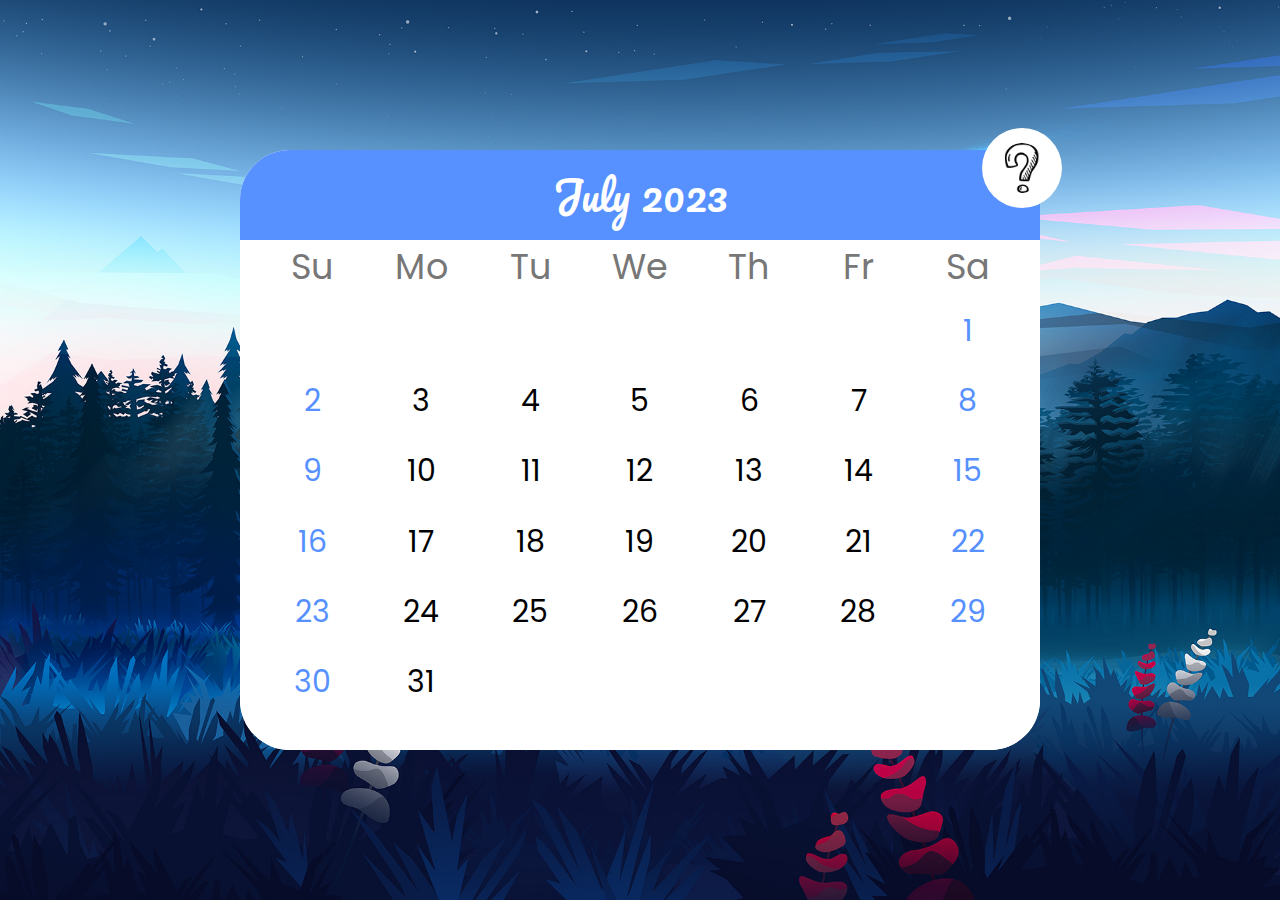
<file: CalendarProj/index.html>
<!DOCTYPE html>
<html lang="en">
<head>
    <meta charset="UTF-8">
    <meta http-equiv="X-UA-Compatible" content="IE=edge">
    <meta name="viewport" content="width=device-width, initial-scale=1.0">
    <title>Calendar</title>

    <link rel="stylesheet" href="style.css">

    <link rel="preconnect" href="https://fonts.googleapis.com">
    <link rel="preconnect" href="https://fonts.gstatic.com" crossorigin>
    <link href="https://fonts.googleapis.com/css2?family=Pacifico&display=swap" rel="stylesheet">

    <link rel="preconnect" href="https://fonts.googleapis.com">
    <link rel="preconnect" href="https://fonts.gstatic.com" crossorigin>
    <link href="https://fonts.googleapis.com/css2?family=Pacifico&family=Poppins:wght@500&display=swap" rel="stylesheet">


</head>
<body>
    <div class="container">
        <img class="background-image" src="images/mountains-digital-art-minimalist-l9.jpg">
        <div class="container-for-cal">
            <div class="calendar">

                <div class="month">July 2023</div>

                <div class="dates-grid">

                    <div class="dow">Su</div>
                    <div class="dow">Mo</div>
                    <div class="dow">Tu</div>
                    <div class="dow">We</div>
                    <div class="dow">Th</div>
                    <div class="dow">Fr</div>
                    <div class="dow">Sa</div>
                    
                    <div class="date-empty"></div>
                    <div class="date-empty"></div>
                    <div class="date-empty"></div>
                    <div class="date-empty"></div>
                    <div class="date-empty"></div>
                    <div class="date-empty"></div>
                    <a class="date accent" href="files/8.html">1</a>
                    <a class="date accent" href="https://www.delish.com/cooking/recipe-ideas/a41056700/salmon-and-potato-skillet-recipe/">2</a>
                    <a class="date" href="https://littlealchemy2.com/">3</a>
                    <a class="date" href="https://findtheinvisiblecow.com/">4</a>
                    <a class="date" href="https://2050.earth/">5</a>
                    <a class="date" href="https://www.autodraw.com/">6</a>
                    <a class="date" href="https://googlefeud.com/">7</a>
                    <a class="date accent" href="files/1.html">8</a>
                    <a class="date accent" href="https://www.simplyrecipes.com/recipes/lasagna/">9</a>
                    <a class="date" href="https://www.boredbutton.com/">10</a>
                    <a class="date" href="https://www.spend-elon-fortune.com/">11</a>
                    <a class="date" href="https://yarn.co/">12</a>
                    <a class="date" href="https://www.window-swap.com/">13</a>
                    <a class="date" href="https://agoodmovietowatch.com/">14</a>
                    <a class="date accent" href="files/15.html">15</a>
                    <a class="date accent" href="https://www.thespruceeats.com/beef-and-bacon-burgers-3052123">16</a>
                    <a class="date" href="https://papertoilet.com/">17</a>
                    <a class="date" href="https://codepen.io/akm2/full/AGgarW">18</a>
                    <a class="date" href="https://pointerpointer.com/">19</a>
                    <a class="date" href="https://kuku-kube.com/">20</a>
                    <a class="date" href="https://neal.fun/perfect-circle/">21</a>               
                    <a class="date accent" href="https://www.google.com/search?q=bread+bake+off&rlz=1C1VDKB_enUS992US992&ei=CLWTZP62GMWn5NoPx4-44As&ved=0ahUKEwj-2t2o7dX_AhXFE1kFHccHDrwQ4dUDCBA&uact=5&oq=bread+bakeoff&gs_lcp=Cgxnd3Mtd2l6LXNlcnAQAzIECAAQRzIECAAQRzIECAAQRzIECAAQRzIECAAQRzIECAAQRzIECAAQRzIECAAQR0oECEEYAEoFCEASATFQAFgAYMMFaABwAngAgAEAiAEAkgEAmAEAwAEByAEI&sclient=gws-wiz-serp">22</a>
                    <a class="date accent" href="https://www.google.com/search?q=MICROWAVE+DINNER+NIGHT&rlz=1C1VDKB_enUS992US992&sxsrf=APwXEdc6SLWVX09yDrm0TFAgt6VEJ_RDKQ%3A1687374517467&ei=tUqTZOCOHIOp5NoP44CLwAw&ved=0ahUKEwigvd31h9X_AhWDFFkFHWPAAsgQ4dUDCBA&uact=5&oq=MICROWAVE+DINNER+NIGHT&gs_lcp=[base64]&sclient=gws-wiz-serp">23</a>
                    <a class="date" href="https://trends.google.com/trends/">24</a>
                    <a class="date" href="http://radio.garden/visit/">25</a>
                    <a class="date" href="https://www.clickspersecond.com/">26</a>
                    <a class="date" href="https://www.worldometers.info/world-population/">27</a>
                    <a class="date" href="https://www.behindthename.com/">28</a>
                    <a class="date accent" href="https://www.google.com/search?q=record+a+tik+tok&rlz=1C1VDKB_enUS992US992&sxsrf=APwXEdf0eSwtXkoAPVX9WIRjvoHkg7EjbA%3A1687402025217&ei=KbaTZI_wDI2i5NoP95OskAE&ved=0ahUKEwjPqLmy7tX_AhUNEVkFHfcJCxIQ4dUDCBA&uact=5&oq=record+a+tik+tok&gs_lcp=[base64]&sclient=gws-wiz-serp">29</a>
                    <a class="date accent" href="https://cleanfoodcrush.com/garlic-butter-steak-bites-with-mashed-potatoes-for-meal-prep/">30</a>
                    <a class="date" href="https://medium.com/@iamalexmathers/14-things-i-wish-i-knew-at-25-now-that-im-38-13daabe0c9cd">31</a>
                </div>
            </div>

            <div class="question-mark-container">
                <img class="tooltip-img" src="images/pngwing.com.png">
                <div class="tooltip">Mo-Fri are just quirky little things. Saturdays are events. Sundays are meals.</div>
            </div>

        </div>
    </div>
    
</body>
</html>
</file>
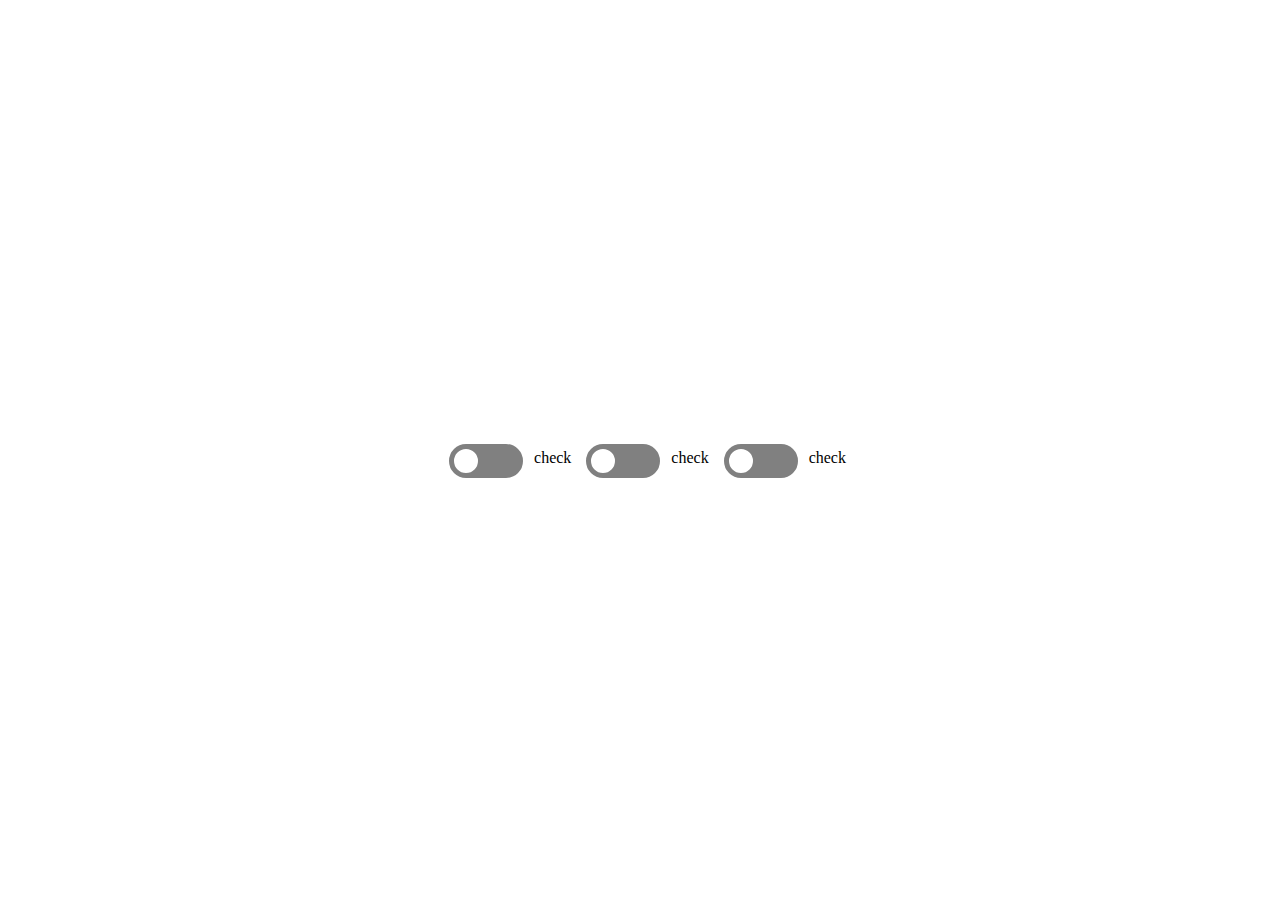
<file: CalendarProj/test.html>
<!DOCTYPE html>
<html lang="en">
<head>
    <meta charset="UTF-8">
    <meta name="viewport" content="width=device-width, initial-scale=1.0">
    <title>Document</title>
    <style>
        body{
            display: flex;
            justify-content: center;
            align-items: center;
            height: 100vh;
        }
        .toggle{
            opacity: 0;
        }
        label{
            position: relative;
            padding-left: 5rem;
        }
        label::before{
            content: "";
            background-color:grey;
            height: 30px;
            width: 70px;
            position: absolute;
            top: -5px;
            left: -5px;
            border: 2px grey solid;
            border-radius: 50px;

            transition: all 0.4s ease;
        }

        label::after{
            content: "";
            background-color: rgb(255, 255, 255);
            height: 24px;
            width: 24px;
            position: absolute;
            margin-top: 3px;
            margin-left: 3px;
            top: -5px;
            left: -5px;
            border: 2px grey solid;
            border-radius: 50px;

            transition: all 0.4s ease;
        }

        .toggle:checked + label::before{
            background-color: rgb(68, 255, 68);
        }

        .toggle:checked + label::after{
            transform: translateX(39px);
        }
      
    </style>
</head>
<body>
    <input type="checkbox" class="toggle" id="box">
    <label for="box">check</label>
    <input type="checkbox" class="toggle" id="box2">
    <label for="box2">check</label>
    <input type="checkbox" class="toggle" id="box3">
    <label for="box3">check</label>
</body>
</html>
</file>
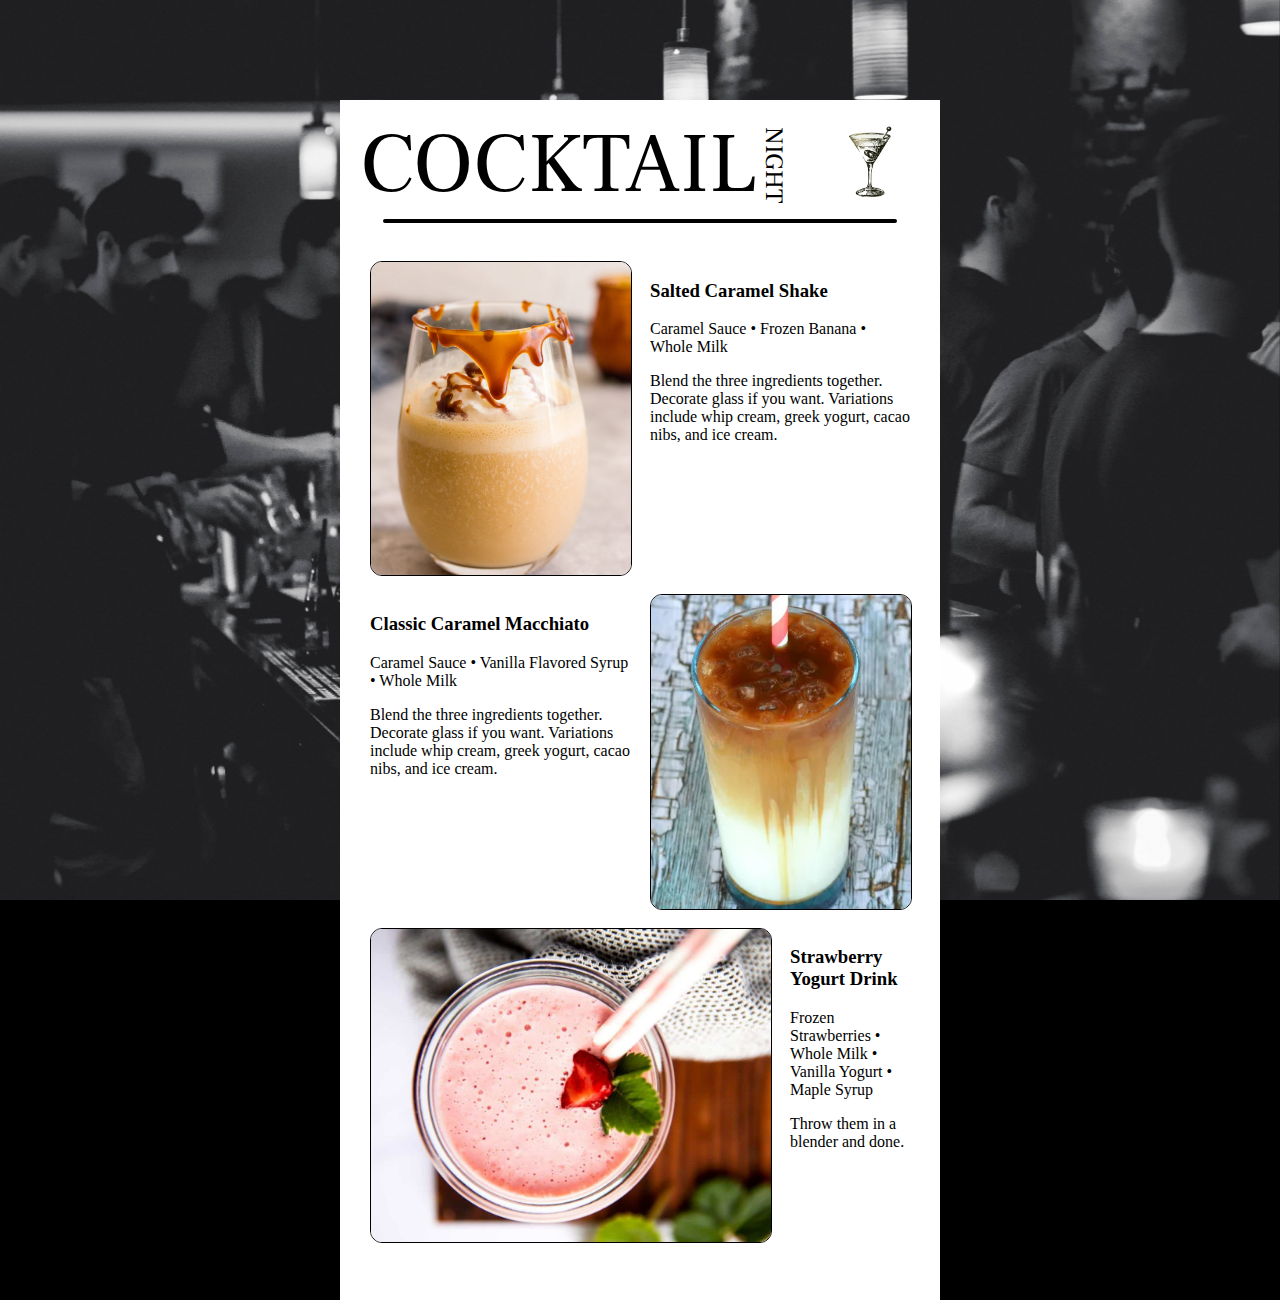
<file: CalendarProj/files/1.html>
<!DOCTYPE html>
<html lang="en">
<head>
    <meta charset="UTF-8">
    <meta http-equiv="X-UA-Compatible" content="IE=edge">
    <meta name="viewport" content="width=device-width, initial-scale=1.0">
    <title>Paper Trading Night</title>

    <link rel="preconnect" href="https://fonts.googleapis.com">
    <link rel="preconnect" href="https://fonts.gstatic.com" crossorigin>
    <link href="https://fonts.googleapis.com/css2?family=Frank+Ruhl+Libre:wght@300;400;500;600;700;800;900&family=Pacifico&family=Poppins:wght@500&display=swap" rel="stylesheet">



    <style>

        body{
            background-color: black;
            margin: 0;
            padding: 0;
        }
        .container{
            position: relative;
            width: 100vw;
            height: 100vh;
            display: flex;
            justify-content: center;
        }

        .container img.background{
            object-fit: cover;
            position: fixed;
            top: 0;
            height: 100vh;
            width: 100vw;
            z-index: -1;
        }

        .menu{
            width: 600px;
            height: 1200px;
            background-color: white;
            margin-top: 100px;
        }
        .title-container{
            position: relative;
            display: flex;
            align-items: center;
            padding-left: 20px;
            padding-top: 10px;
        }

        .title{
            
            display: inline-block;
            font-family: "Frank Ruhl Libre";
            font-size: 85px;
        }
        .title-side{
            display: inline-block;
            transform: rotate(90deg);
            font-family: "Frank Ruhl Libre";
            font-size: 25px;
            margin: 0;
            padding-top: 45px;

            

        }
        img.cocktail{
            height: 100px;
            width: 100px;
            object-fit: contain;
            display: inline-block;
            position: absolute;
            right: 20px;
            top: 12px;
            z-index: 0;
        }
        .break{
            margin-top: 0px;
            width: 85%;
            border: 2px solid black;
            border-radius: 5px;
        }
        .grid{
            padding: 20px;
            height: 1000px;
            display: grid;
            grid-template-columns: 1fr 1fr 1fr 1fr;
            grid-template-rows: 1fr 1fr 1fr 1fr 1fr 1fr;
            grid-template-areas: 
            "a a b b"
            "a a b b"
            "c c d d"
            "c c d d"
            "e e e f"
            "e e e f";
        }
        .a{
            padding: 10px;
            grid-area: a;
        }

        .a img{
            height: 100%;
            width: 100%;
            object-fit: cover;
            border-radius: 12px;
            border: 1px solid black;
            object-position: 50% 80%;
        }

        .b{
            padding: 10px;
            grid-area: b;
        }

        .c{
            padding: 10px;
            grid-area: c;
        }

        .d{
            padding: 10px;
            grid-area: d;
        }

        .d img{
            height: 100%;
            width: 100%;
            object-fit: cover;
            border-radius: 12px;
            border: 1px solid black;
            object-position: 50% 80%;
        }


        .e{
            padding: 10px;
            grid-area: e;
        }

        .e img{
            height: 100%;
            width: 100%;
            object-fit: cover;
            border-radius: 12px;
            border: 1px solid black;
            object-position: 50% 80%;
        }

        .f{
            padding: 10px;
            grid-area: f;
        }




    </style>
</head>
<body>
    <div class="container">
        <img class="background" src="images/bar.jpg" alt="">

        <div class="menu">
            <div class="title-container">
                <div class="title">COCKTAIL</div>
                <div class="title-side">NIGHT</div>
                <img class="cocktail" src="images/kisspng-cocktail-margarita-distilled-beverage-bloody-mary-cocktail-5a8aecd717ffe0.5034972015190540390983.png" alt="">
            </div>
            <hr class="break">

            <div class="grid">
                <div class="a">
                    <img src="images/salted-caramel-smoothie-3-1024x1536.jpg" alt="">
                </div>

                <div class="b">
                    <h3>Salted Caramel Shake</h3>
                    <p>Caramel Sauce &#x2022 Frozen Banana &#x2022 Whole Milk </p>
                    <p>Blend the three ingredients together. Decorate glass if you want. Variations include whip cream, greek yogurt, cacao nibs, and ice cream.</p>
                </div>

                <div class="d">
                    <img src="images/4538360_20Iced20Caramel20Macchiato20Photo20by20Lela20650x465-21dd58b096bc43ce8452ad1e8becaed4.webp" alt="">
                </div>

                <div class="c">
                    <h3>Classic Caramel Macchiato</h3>
                    <p>Caramel Sauce &#x2022 Vanilla Flavored Syrup &#x2022 Whole Milk </p>
                    <p>Blend the three ingredients together. Decorate glass if you want. Variations include whip cream, greek yogurt, cacao nibs, and ice cream.</p>
                </div>

                <div class="e">
                    <img src="images/strawberry-yogurt-smoothie-image-hero.jpg" alt="">
                </div>

                <div class="f">
                    <h3>Strawberry Yogurt Drink</h3>
                    <p>Frozen Strawberries &#x2022 Whole Milk &#x2022 Vanilla Yogurt &#x2022 Maple Syrup </p>
                    <p>Throw them in a blender and done.</p>
                </div>

            </div>
        </div>


    </div>
</body>
</html>
</file>
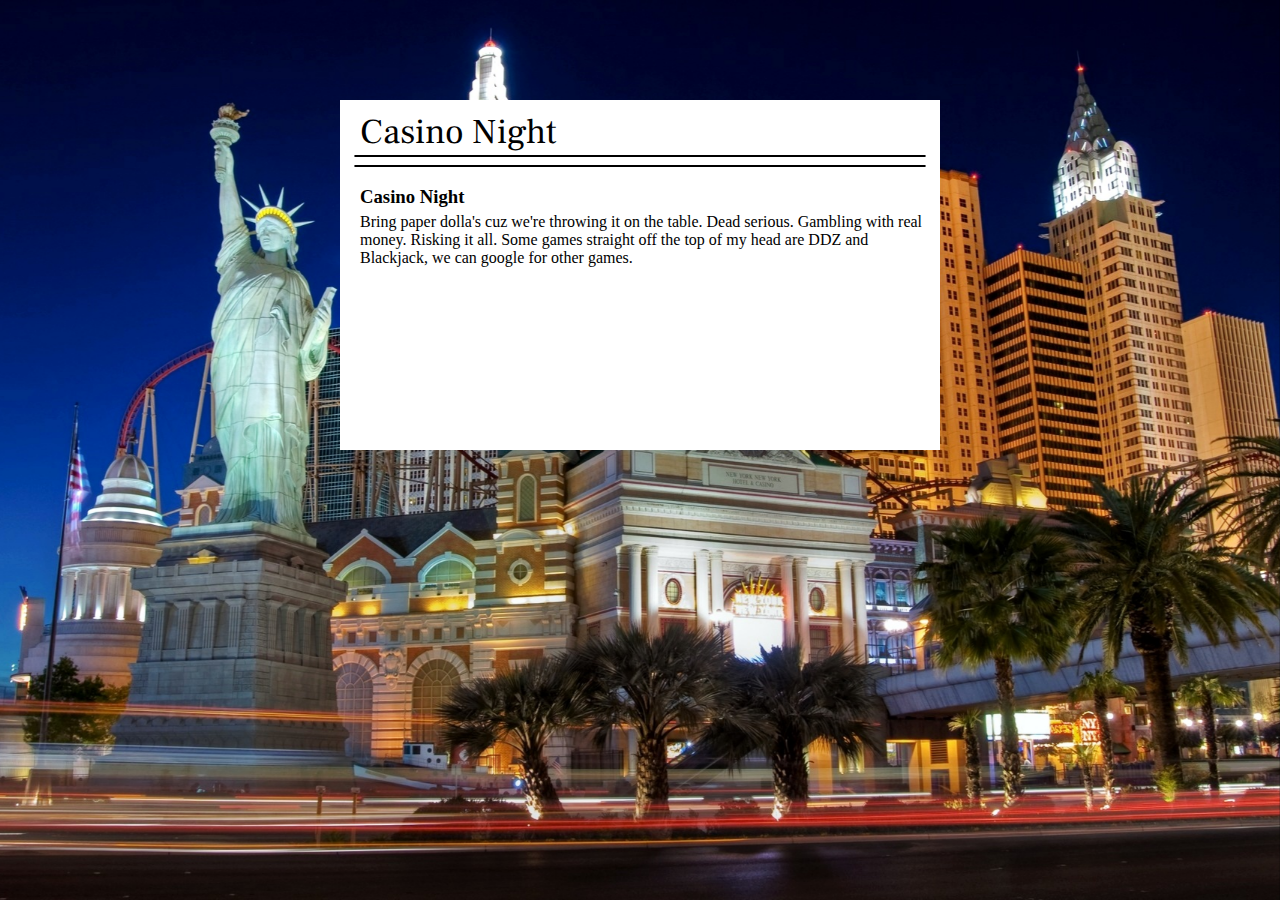
<file: CalendarProj/files/15.html>
<!DOCTYPE html>
<html lang="en">
<head>
    <meta charset="UTF-8">
    <meta http-equiv="X-UA-Compatible" content="IE=edge">
    <meta name="viewport" content="width=device-width, initial-scale=1.0">
    <title>Casino Night</title>

    <link rel="preconnect" href="https://fonts.googleapis.com">
    <link rel="preconnect" href="https://fonts.gstatic.com" crossorigin>
    <link href="https://fonts.googleapis.com/css2?family=Frank+Ruhl+Libre:wght@300;400;500;600;700;800;900&family=Pacifico&family=Poppins:wght@500&display=swap" rel="stylesheet">



    <style>

        body{
            background-color: black;
            margin: 0;
            padding: 0;
        }
        .container{
            position: relative;
            width: 100vw;
            height: 100vh;
            display: flex;
            justify-content: center;
        }

        .container img.background{
            object-fit: cover;
            position: fixed;
            top: 0;
            height: 100vh;
            width: 100vw;
            z-index: -1;
        }

        .menu{
            width: 600px;
            height: 350px;
            background-color: white;
            margin-top: 100px;
        }
        .title-container{
            position: relative;
            display: flex;
            align-items: center;
            padding-left: 20px;
            padding-top: 10px;
        }

        .title{
            
            display: inline-block;
            font-family: "Frank Ruhl Libre";
            font-size: 35px;
        }

        img.cocktail{
            height: 100px;
            width: 100px;
            object-fit: contain;
            display: inline-block;
            position: absolute;
            right: 20px;
            top: 12px;
            z-index: 0;
        }
        .break{
            margin-top: 0px;
            width: 95%;
            border: 1px solid black;
            border-radius: 5px;
        }
       h3{
        padding-left: 20px;
        margin-bottom: 0px;
       }
       p{
        padding-left: 20px;
        margin-top: 5px;
       }
    </style>
</head>
<body>
    <div class="container">
        <img class="background" src="images/new-york-new-york-hotel-casino-wallpaper.jpg" alt="">

        <div class="menu">
            <div class="title-container">
                <div class="title">Casino Night</div>
               
            </div>
            <hr class="break">
            <hr class="break">
            <h3>Casino Night</h3>
            <p>Bring paper dolla's cuz we're throwing it on the table. Dead serious. Gambling with real money. Risking it all. Some games straight off the top of my head are DDZ and Blackjack, we can google for other games. </p>
            

            </div>
        </div>


    </div>
</body>
</html>
</file>
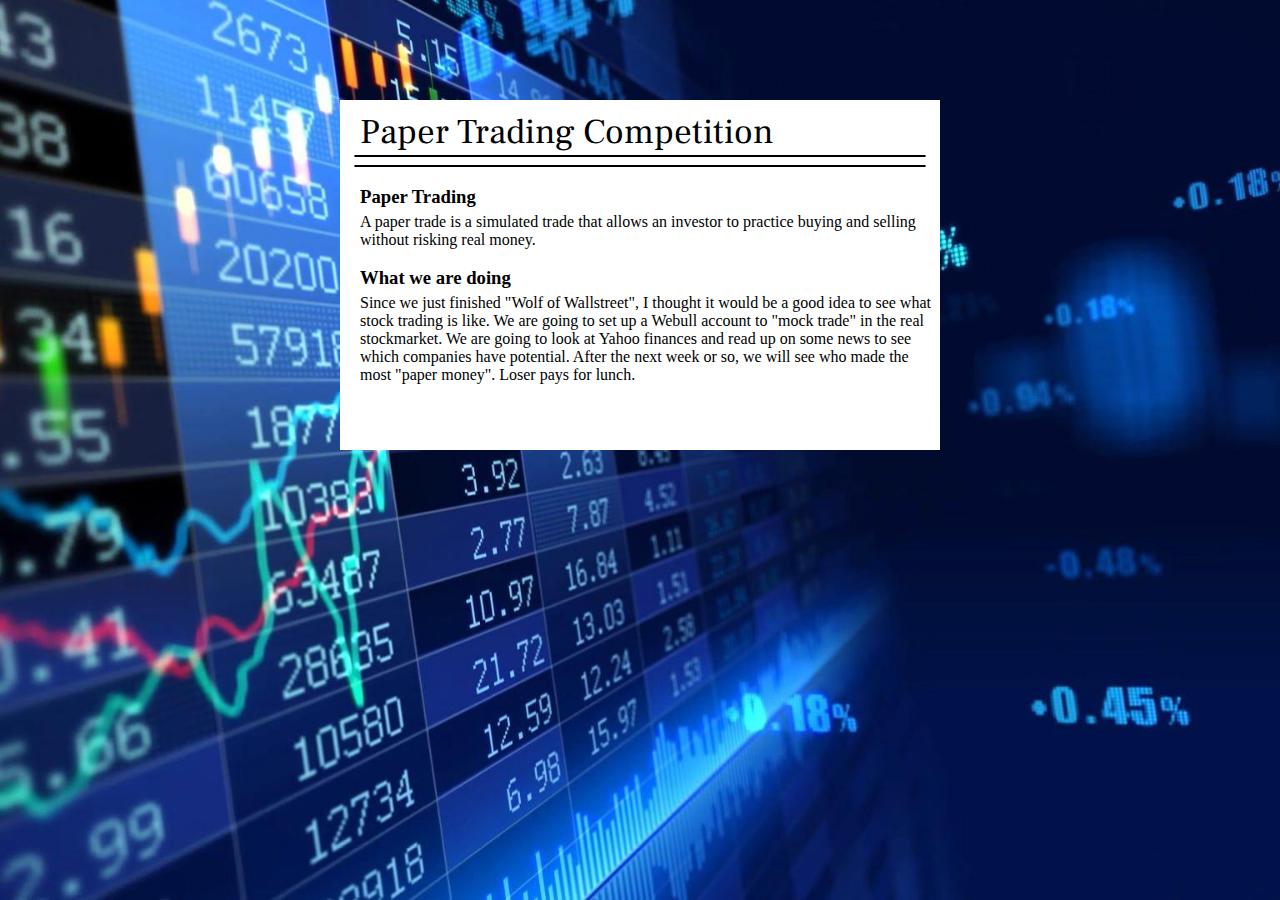
<file: CalendarProj/files/8.html>
<!DOCTYPE html>
<html lang="en">
<head>
    <meta charset="UTF-8">
    <meta http-equiv="X-UA-Compatible" content="IE=edge">
    <meta name="viewport" content="width=device-width, initial-scale=1.0">
    <title>Paper Trading</title>

    <link rel="preconnect" href="https://fonts.googleapis.com">
    <link rel="preconnect" href="https://fonts.gstatic.com" crossorigin>
    <link href="https://fonts.googleapis.com/css2?family=Frank+Ruhl+Libre:wght@300;400;500;600;700;800;900&family=Pacifico&family=Poppins:wght@500&display=swap" rel="stylesheet">



    <style>

        body{
            background-color: black;
            margin: 0;
            padding: 0;
        }
        .container{
            position: relative;
            width: 100vw;
            height: 100vh;
            display: flex;
            justify-content: center;
        }

        .container img.background{
            object-fit: cover;
            position: fixed;
            top: 0;
            height: 100vh;
            width: 100vw;
            z-index: -1;
        }

        .menu{
            width: 600px;
            height: 350px;
            background-color: white;
            margin-top: 100px;
        }
        .title-container{
            position: relative;
            display: flex;
            align-items: center;
            padding-left: 20px;
            padding-top: 10px;
        }

        .title{
            
            display: inline-block;
            font-family: "Frank Ruhl Libre";
            font-size: 35px;
        }

        img.cocktail{
            height: 100px;
            width: 100px;
            object-fit: contain;
            display: inline-block;
            position: absolute;
            right: 20px;
            top: 12px;
            z-index: 0;
        }
        .break{
            margin-top: 0px;
            width: 95%;
            border: 1px solid black;
            border-radius: 5px;
        }
       h3{
        padding-left: 20px;
        margin-bottom: 0px;
       }
       p{
        padding-left: 20px;
        margin-top: 5px;
       }
    </style>
</head>
<body>
    <div class="container">
        <img class="background" src="images/1393719.jpg" alt="">

        <div class="menu">
            <div class="title-container">
                <div class="title">Paper Trading Competition</div>
               
            </div>
            <hr class="break">
            <hr class="break">
            <h3>Paper Trading</h3>
            <p>A paper trade is a simulated trade that allows an investor to practice buying and selling without risking real money. </p>
            <h3>What we are doing</h3>
            <p>Since we just finished "Wolf of Wallstreet", I thought it would be a good idea to see what stock trading is like. We are going to set up a Webull account to "mock trade" in the real stockmarket. We are going to look at Yahoo finances and read up on some news to see which companies have potential. After the next week or so, we will see who made the most "paper money". Loser pays for lunch.</p>
            

            </div>
        </div>


    </div>
</body>
</html>
</file>
<file: CalendarProj/style.css>
body{
    margin: 0;
    padding: 0;
}

.container{
    position: relative;
    display: flex;
    justify-content: center;
    align-items: center;
    height: 100vh;
    width: 100vw;
    min-height: 600px;
}

.container .background-image{
    object-fit: cover;
    width: 100vw;
    height: 100%; /* gets rid of issue of when you have scrunch screen where the scroll wheel appears
    and then the background ends when you scroll down*/
    position: absolute;
    top: 0;
    left: 0;
    z-index: -1;
}
.container-for-cal{
    border-radius: 50px;
    position: relative;
    transition: transform 0.5s ease, box-shadow 0.5s ease;
}

.container .calendar{
    position: relative;
    background-color: white;
    width: 800px;
    height: 600px;
    border-radius: 50px;
    overflow: hidden;
    flex-shrink: 0;
}

.container .container-for-cal:hover{
    box-shadow: 12px 12px 25px black;
    transform: scale(1.05);
}


.month{
    background-color: rgb(86, 145, 255);
    height: 15%;

    /*make words center*/
    display: flex;
    justify-content: center;
    align-items: center;

    font-family: pacifico;
    font-size: 40px;
    color: white;
    /* -webkit-text-stroke-width: 2px;
    -webkit-text-stroke-color: black; */
}

.dates-grid{
    padding: 0px 20px 35px 20px;
    box-sizing: border-box;
    width: 100%;
    height: 85%;

    background-color: rgb(255, 255, 255);

    display: grid;
    grid-template-columns: repeat(7, 1fr);
    grid-template-rows: 1fr repeat(6, 2fr);
    gap: 5px;
}

.dates-grid .dow{
    text-align: center;
    font-family: poppins;
    font-size: 35px;
    color: rgb(119, 119, 119);
}

.date-empty{
    flex: 1;
    /*this does nothing, just gets rid of yellow squiggly*/
}

.date{    
    display: flex;
    justify-content: center;
    align-items: center;

    font-family: poppins;
    font-size: 30px;
    
}

.date{
    text-decoration: none;
    color: black;
    transition: all 0.125s ease;
}

.accent{
    color:rgb(86, 145, 255);
}

a.date:hover{
    transform: scale(1.75);
    color:rgb(155, 153, 247);
}

a.date:active{
    opacity: 0.5;
}

.container-for-cal .question-mark-container{
    position: absolute;
    top: -22px;
    right: -22px;

    display: flex;
    flex-direction: row;
    align-items: center;
    justify-content: center;
    z-index: 1;
    }

.question-mark-container .tooltip-img{
    height: 50px;
    width: 50px;
    background: white;
    padding: 15px;
    border-radius: 60px;
    cursor: pointer;
}

.question-mark-container .tooltip{
    opacity: 0;
    background-color: white;
    padding: 15px;
    margin-right: 18px;
    border-radius: 10px;
    width: 175px;
    display: inline-block;

    font-family: Impact, Haettenschweiler, 'Arial Narrow Bold', sans-serif;
    color: black;

    /* these two have to be used or else it won't work*/
    position: absolute;
    pointer-events: none;

    transition: opacity 0.5s ease;

    right: 75px;


}

.container-for-cal .question-mark-container:hover .tooltip{
    opacity: 1;
}

@media only screen and (max-width: 900px){
    .container .calendar{
        width: 400px;
        height: 300px;
        border-radius: 25px;
    }

    .container .container-for-cal:hover{
        box-shadow: 8px 8px 25px black;
    }

    .month{
        font-size: 20px;
        /* -webkit-text-stroke-width: 1px; */
    }

    .dates-grid{
        padding: 0px 10px 18px 10px;
        gap: 1px;
    }

    .dates-grid .dow{
        font-size: 25px;
        color: rgb(119, 119, 119);
    }

    .date{
        font-size: 22px;
    }

    a.date:hover{
        transform: scale(1.5);
    }
    .question-mark-container .tooltip-img{
        width: 25px;
        height: 25px;
    }
    .question-mark-container .tooltip{
        top: -110px;
        right: -92px;
    }
}
</file>
